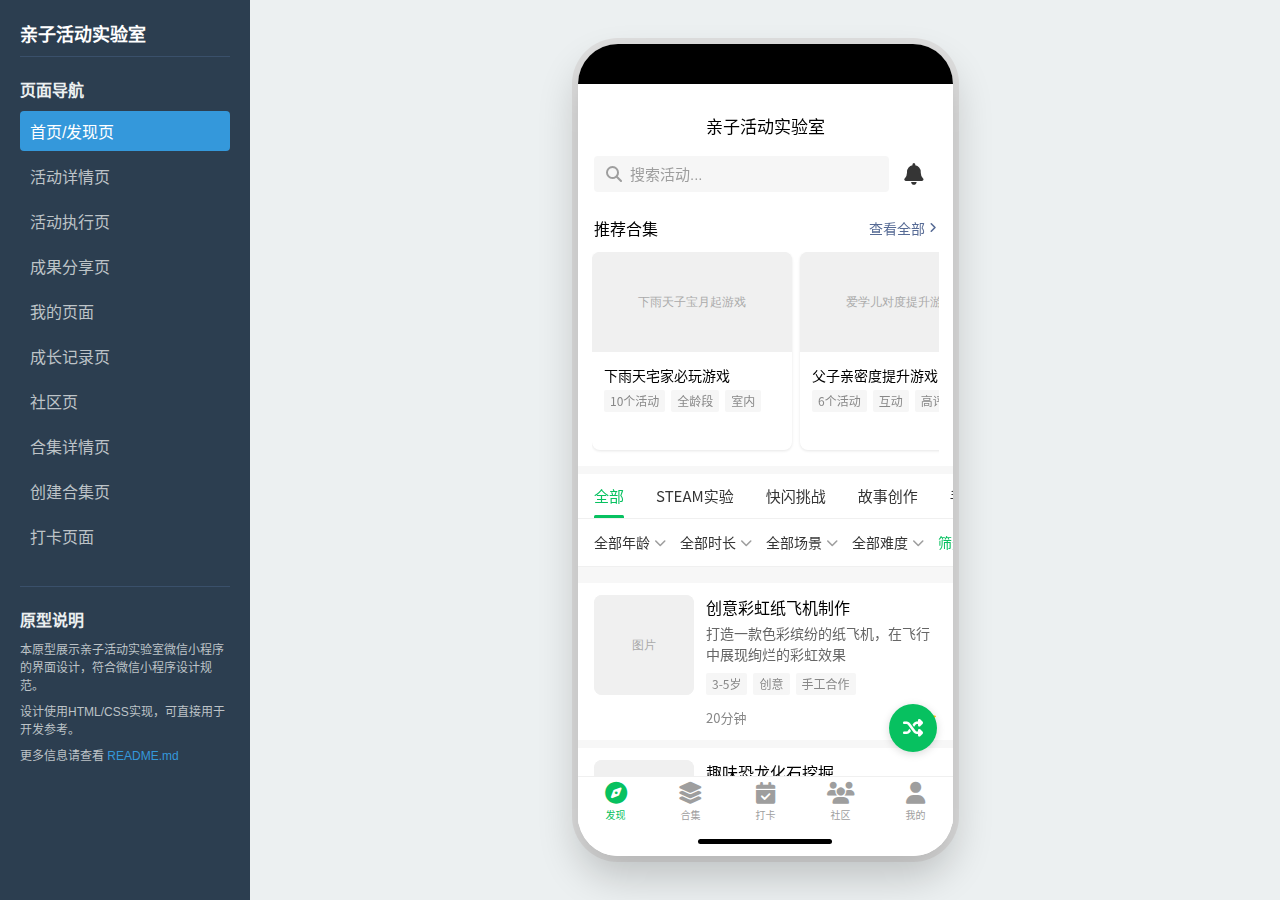
<file: prototype/index.html>
<!DOCTYPE html>
<html lang="zh-CN">
<head>
    <meta charset="UTF-8">
    <meta name="viewport" content="width=device-width, initial-scale=1.0">
    <title>亲子活动实验室 - 原型设计</title>
    <link rel="stylesheet" href="https://cdnjs.cloudflare.com/ajax/libs/font-awesome/6.4.0/css/all.min.css">
    <link rel="stylesheet" href="styles.css">
</head>
<body>
    <div class="prototype-container">
        <div class="sidebar">
            <h2>亲子活动实验室</h2>
            <div class="pages-nav">
                <h3>页面导航</h3>
                <ul>
                    <li><a href="#home" class="active">首页/发现页</a></li>
                    <li><a href="#activity-detail">活动详情页</a></li>
                    <li><a href="#activity-play">活动执行页</a></li>
                    <li><a href="#share-result">成果分享页</a></li>
                    <li><a href="#my-profile">我的页面</a></li>
                    <li><a href="#growth-record">成长记录页</a></li>
                    <li><a href="#community">社区页</a></li>
                    <li><a href="#collection-detail">合集详情页</a></li>
                    <li><a href="#create-collection">创建合集页</a></li>
                    <li><a href="#check-in">打卡页面</a></li>
                </ul>
            </div>
            <div class="prototype-info">
                <h3>原型说明</h3>
                <p>本原型展示亲子活动实验室微信小程序的界面设计，符合微信小程序设计规范。</p>
                <p>设计使用HTML/CSS实现，可直接用于开发参考。</p>
                <p>更多信息请查看 <a href="README.md" target="_blank">README.md</a></p>
            </div>
        </div>
        <div class="content">
            <div class="phone-frame">
                <div class="phone-header">
                    <div class="phone-notch"></div>
                </div>
                <iframe id="prototype-frame" src="pages/home.html"></iframe>
                <div class="phone-footer">
                    <div class="home-indicator"></div>
                </div>
            </div>
        </div>
    </div>
    <script src="script.js"></script>
</body>
</html>
</file>
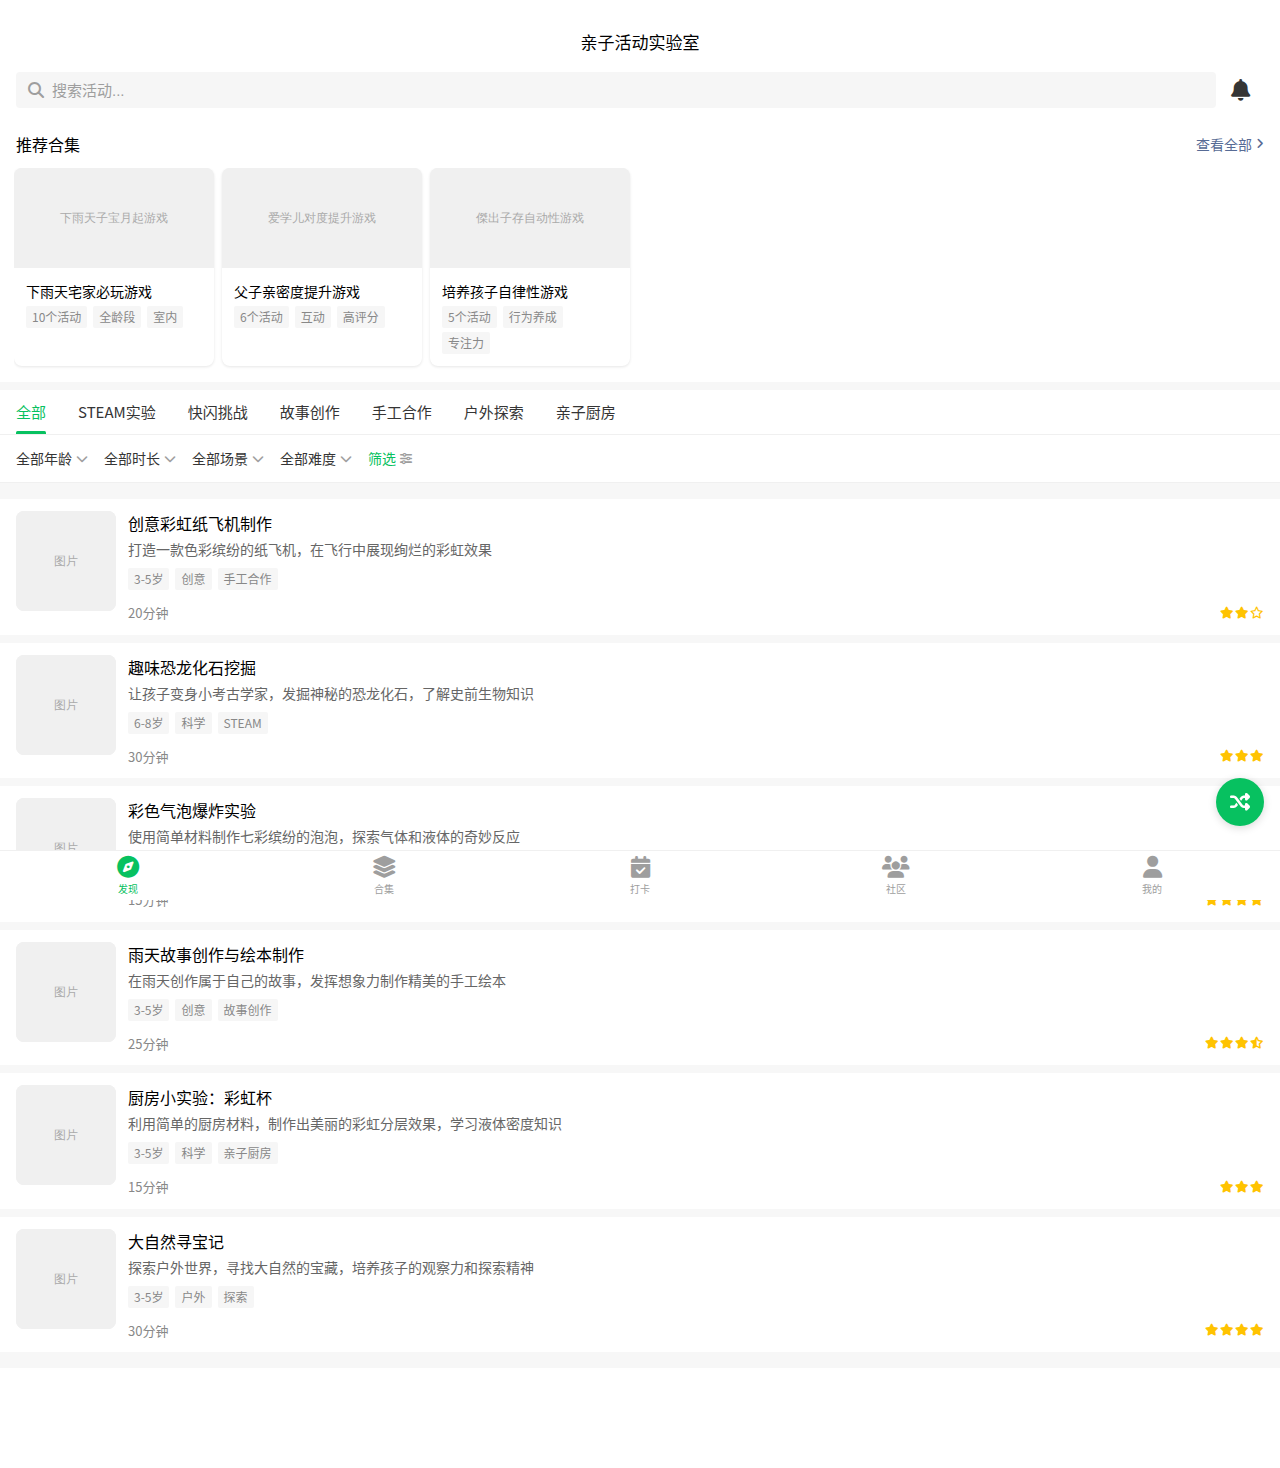
<file: prototype/pages/home.html>
<!DOCTYPE html>
<html lang="zh-CN">
<head>
    <meta charset="UTF-8">
    <meta name="viewport" content="width=device-width, initial-scale=1.0">
    <title>亲子活动实验室 - 首页</title>
    <link rel="stylesheet" href="https://cdnjs.cloudflare.com/ajax/libs/font-awesome/6.4.0/css/all.min.css">
    <link rel="stylesheet" href="../css/common.css">
    <style>
        /* 首页特定样式 */
        /* 微信小程序标准导航栏 */
        .wx-status-bar {
            height: 20px; /* 状态栏高度 */
            background-color: #fff;
        }
        
        .wx-nav {
            height: 44px; /* 微信小程序标准导航栏高度 */
            width: 100%;
            position: relative;
            text-align: center;
            background-color: #fff;
            display: flex;
            align-items: center;
            justify-content: center;
        }
        
        .wx-nav-title {
            font-size: 17px; /* 微信小程序标准标题大小 */
            font-weight: 500;
            color: #000;
            max-width: 220px; /* 微信小程序规范中心标题最大宽度 */
            overflow: hidden;
            text-overflow: ellipsis;
            white-space: nowrap;
        }

        /* 搜索区域 */
        .search-area {
            padding: 8px 16px; /* 微信小程序标准水平内边距为16px */
            background-color: #fff;
            display: flex;
            align-items: center;
        }
        
        .search-bar {
            flex: 1;
            height: 36px; /* 微信小程序标准搜索框高度 */
            background-color: #F6F6F6; /* 微信小程序标准搜索框背景色 */
            border-radius: 4px; /* 微信小程序标准圆角 */
            display: flex;
            align-items: center;
            padding: 0 12px;
        }
        
        .search-icon {
            color: #9E9E9E; /* 微信小程序标准图标颜色 */
            margin-right: 8px;
            font-size: 16px;
        }
        
        .search-input {
            border: none;
            background: transparent;
            font-size: 15px; /* 微信小程序标准输入文字大小 */
            color: #353535; /* 微信小程序标准文字颜色 */
            height: 36px;
            flex: 1;
        }
        
        .search-input::placeholder {
            color: #9E9E9E; /* 微信小程序标准占位符颜色 */
        }
        
        .notification-icon {
            width: 48px; /* 微信小程序标准图标按钮触控区域 */
            height: 36px;
            display: flex;
            align-items: center;
            justify-content: center;
            color: #353535; /* 微信小程序标准图标颜色 */
        }
        
        .notification-icon i {
            font-size: 22px; /* 微信小程序标准图标大小 */
        }

        /* 内容区域 */
        .content-area {
            background-color: #F7F7F7; /* 微信小程序标准背景色 */
        }
        
        .collection-section {
            padding: 16px 16px 8px; /* 微信小程序标准内边距 */
            background-color: #fff;
            margin-bottom: 8px; /* 微信小程序标准分区间距 */
        }
        
        .section-header {
            display: flex;
            justify-content: space-between;
            align-items: center;
            margin-bottom: 12px;
        }
        
        .section-title {
            font-size: 16px; /* 微信小程序标准标题大小 */
            font-weight: 500;
            color: #000;
        }
        
        .section-more {
            font-size: 14px; /* 微信小程序标准次要文字大小 */
            color: #576B95; /* 微信小程序标准链接颜色 */
            display: flex;
            align-items: center;
        }
        
        .section-more i {
            margin-left: 4px;
            font-size: 12px;
        }
        
        .collection-scroll {
            display: flex;
            overflow-x: auto;
            -webkit-overflow-scrolling: touch;
            padding-bottom: 8px;
            margin: 0 -2px;
        }
        
        .collection-card {
            flex: 0 0 auto;
            width: 200px;
            margin-right: 8px; /* 微信小程序标准卡片间距 */
            border-radius: 8px; /* 微信小程序标准卡片圆角 */
            overflow: hidden;
            background-color: white;
            box-shadow: 0 1px 3px rgba(0, 0, 0, 0.1); /* 微信小程序标准阴影 */
            position: relative;
        }
        
        .collection-img {
            width: 100%;
            height: 100px;
            object-fit: cover;
            background-color: #f0f0f0;
        }
        
        .collection-info {
            padding: 8px 12px; /* 微信小程序标准内边距 */
        }
        
        .collection-name {
            font-size: 14px; /* 微信小程序标准文字大小 */
            font-weight: 500;
            color: #000;
            margin-bottom: 4px;
            overflow: hidden;
            text-overflow: ellipsis;
            display: -webkit-box;
            -webkit-line-clamp: 1;
            -webkit-box-orient: vertical;
        }
        
        .collection-tags {
            display: flex;
            font-size: 12px; /* 微信小程序标准辅助文字大小 */
            color: #888;
            flex-wrap: wrap;
        }
        
        .collection-tag {
            background-color: #F6F6F6; /* 微信小程序标准背景色 */
            padding: 2px 6px;
            border-radius: 2px; /* 微信小程序标准小圆角 */
            margin-right: 6px;
            margin-bottom: 4px;
            white-space: nowrap;
        }
        
        /* 分类导航 */
        .category-section {
            background-color: #fff;
            margin-bottom: 8px;
        }
        
        .filter-scroll {
            display: flex;
            overflow-x: auto;
            padding: 0;
            -webkit-overflow-scrolling: touch;
            background-color: white;
            border-bottom: 1px solid #F0F0F0;
        }
        
        .filter-tab {
            padding: 0 16px;
            height: 44px;
            font-size: 15px;
            color: #353535;
            position: relative;
            white-space: nowrap;
            display: flex;
            align-items: center;
        }
        
        .filter-tab.active {
            color: #07C160;
            font-weight: 500;
        }
        
        .filter-tab.active:after {
            content: '';
            position: absolute;
            bottom: 0;
            left: 16px;
            right: 16px;
            height: 3px;
            background-color: #07C160;
            border-radius: 1.5px 1.5px 0 0;
        }
        
        /* 筛选区域 - 单行下拉形式 */
        .filter-options {
            padding: 0 16px;
            display: flex;
            align-items: center;
            background-color: white;
            height: 48px;
            border-bottom: 1px solid #F0F0F0;
            overflow-x: auto;
        }
        
        .filter-option {
            height: 32px;
            min-width: 70px;
            margin-right: 16px;
            display: flex;
            align-items: center;
            white-space: nowrap;
            font-size: 14px;
            color: #353535;
        }
        
        .filter-option i {
            margin-left: 4px;
            font-size: 12px;
            color: #9E9E9E;
        }
        
        .filter-option.active {
            color: #07C160;
        }
        
        /* 活动列表 - 左图右文列表形式 */
        .activity-list {
            background-color: #F7F7F7;
            padding: 8px 0;
        }
        
        .activity-item {
            display: flex;
            background-color: white;
            margin-bottom: 8px;
            padding: 12px 16px;
        }
        
        .activity-left {
            width: 100px;
            height: 100px;
            border-radius: 8px;
            overflow: hidden;
            flex-shrink: 0;
            margin-right: 12px;
        }
        
        .activity-img {
            width: 100%;
            height: 100%;
            object-fit: cover;
            background-color: #f0f0f0;
        }
        
        .activity-right {
            flex: 1;
            display: flex;
            flex-direction: column;
            justify-content: space-between;
            min-width: 0;
        }
        
        .activity-name {
            font-size: 16px;
            font-weight: 500;
            color: #000;
            margin-bottom: 4px;
            overflow: hidden;
            text-overflow: ellipsis;
            display: -webkit-box;
            -webkit-line-clamp: 1;
            -webkit-box-orient: vertical;
        }
        
        .activity-desc {
            font-size: 14px;
            color: #666;
            margin-bottom: 8px;
            overflow: hidden;
            text-overflow: ellipsis;
            display: -webkit-box;
            -webkit-line-clamp: 2;
            -webkit-box-orient: vertical;
        }
        
        .activity-tags {
            display: flex;
            flex-wrap: wrap;
            margin-bottom: 8px;
        }
        
        .activity-tag {
            font-size: 12px;
            color: #888;
            background-color: #F6F6F6;
            padding: 2px 6px;
            border-radius: 2px;
            margin-right: 6px;
            margin-bottom: 5px;
        }
        
        .activity-meta {
            display: flex;
            justify-content: space-between;
            align-items: center;
        }
        
        .activity-time {
            font-size: 13px;
            color: #888;
        }
        
        .activity-rating {
            display: flex;
            color: #FFC300;
        }
        
        .activity-rating i {
            font-size: 12px;
            margin-left: 1px;
        }
        
        /* 随机按钮 - 右下角悬浮 */
        .random-activity {
            position: fixed;
            bottom: 74px; /* 微信小程序标准浮动按钮位置(底部导航栏上方) */
            right: 16px; /* 微信小程序标准水平边距 */
            width: 48px; /* 微信小程序标准浮动按钮大小 */
            height: 48px; /* 微信小程序标准浮动按钮大小 */
            border-radius: 24px; /* 圆形按钮 */
            background-color: #07C160; /* 微信小程序标准绿色 */
            color: white;
            display: flex;
            align-items: center;
            justify-content: center;
            box-shadow: 0 2px 8px rgba(0, 0, 0, 0.15); /* 微信小程序标准阴影 */
            z-index: 10;
        }
        
        .random-activity i {
            font-size: 20px; /* 微信小程序标准图标大小 */
        }
        
        /* 底部导航栏 */
        .tabbar {
            height: 50px; /* 微信小程序标准底部导航高度 */
            border-top: 1px solid #F0F0F0; /* 微信小程序标准分隔线 */
            box-shadow: none; /* 微信小程序标准没有阴影 */
        }
        
        .tab-item {
            color: #9E9E9E; /* 微信小程序标准未选中颜色 */
        }
        
        .tab-item.active {
            color: #07C160; /* 微信小程序标准绿色 */
        }
        
        .tab-icon {
            font-size: 22px; /* 微信小程序标准图标大小 */
            margin-bottom: 3px;
        }
    </style>
</head>
<body>
    <div class="container">
        <div class="page">
            <!-- 微信小程序状态栏 -->
            <div class="wx-status-bar"></div>
            
            <!-- 微信小程序标准导航栏 -->
            <div class="wx-nav">
                <div class="wx-nav-title">亲子活动实验室</div>
            </div>
            
            <!-- 搜索区域 -->
            <div class="search-area">
                <div class="search-bar">
                    <i class="fas fa-search search-icon"></i>
                    <input type="text" class="search-input" placeholder="搜索活动...">
                </div>
                <div class="notification-icon">
                    <i class="fas fa-bell"></i>
                </div>
            </div>
            
            <!-- 内容区域 -->
            <div class="content-area">
                <!-- 推荐合集 -->
                <div class="collection-section">
                    <div class="section-header">
                        <div class="section-title">推荐合集</div>
                        <div class="section-more">
                            <span>查看全部</span>
                            <i class="fas fa-angle-right"></i>
                        </div>
                    </div>
                    
                    <div class="collection-scroll">
                        <div class="collection-card">
                            <img src="[data-uri]" class="collection-img" alt="下雨天活动">
                            <div class="collection-info">
                                <div class="collection-name">下雨天宅家必玩游戏</div>
                                <div class="collection-tags">
                                    <div class="collection-tag">10个活动</div>
                                    <div class="collection-tag">全龄段</div>
                                    <div class="collection-tag">室内</div>
                                </div>
                            </div>
                        </div>
                        
                        <div class="collection-card">
                            <img src="[data-uri]" class="collection-img" alt="父子亲密度">
                            <div class="collection-info">
                                <div class="collection-name">父子亲密度提升游戏</div>
                                <div class="collection-tags">
                                    <div class="collection-tag">6个活动</div>
                                    <div class="collection-tag">互动</div>
                                    <div class="collection-tag">高评分</div>
                                </div>
                            </div>
                        </div>
                        
                        <div class="collection-card">
                            <img src="[data-uri]" class="collection-img" alt="培养自律">
                            <div class="collection-info">
                                <div class="collection-name">培养孩子自律性游戏</div>
                                <div class="collection-tags">
                                    <div class="collection-tag">5个活动</div>
                                    <div class="collection-tag">行为养成</div>
                                    <div class="collection-tag">专注力</div>
                                </div>
                            </div>
                        </div>
                    </div>
                </div>
                
                <!-- 活动分类导航 -->
                <div class="category-section">
                    <div class="filter-scroll">
                        <div class="filter-tab active">全部</div>
                        <div class="filter-tab">STEAM实验</div>
                        <div class="filter-tab">快闪挑战</div>
                        <div class="filter-tab">故事创作</div>
                        <div class="filter-tab">手工合作</div>
                        <div class="filter-tab">户外探索</div>
                        <div class="filter-tab">亲子厨房</div>
                    </div>
                    
                    <!-- 筛选选项 -->
                    <div class="filter-options">
                        <div class="filter-option">
                            <span>全部年龄</span>
                            <i class="fas fa-chevron-down"></i>
                        </div>
                        <div class="filter-option">
                            <span>全部时长</span>
                            <i class="fas fa-chevron-down"></i>
                        </div>
                        <div class="filter-option">
                            <span>全部场景</span>
                            <i class="fas fa-chevron-down"></i>
                        </div>
                        <div class="filter-option">
                            <span>全部难度</span>
                            <i class="fas fa-chevron-down"></i>
                        </div>
                        <div class="filter-option active">
                            <span>筛选</span>
                            <i class="fas fa-sliders-h"></i>
                        </div>
                    </div>
                </div>
                
                <!-- 活动列表 -->
                <div class="activity-list">
                    <!-- 活动1 -->
                    <div class="activity-item">
                        <div class="activity-left">
                            <img src="[data-uri]" class="activity-img" alt="创意彩虹纸飞机制作">
                        </div>
                        <div class="activity-right">
                            <div class="activity-name">创意彩虹纸飞机制作</div>
                            <div class="activity-desc">打造一款色彩缤纷的纸飞机，在飞行中展现绚烂的彩虹效果</div>
                            <div class="activity-tags">
                                <div class="activity-tag">3-5岁</div>
                                <div class="activity-tag">创意</div>
                                <div class="activity-tag">手工合作</div>
                            </div>
                            <div class="activity-meta">
                                <div class="activity-time">20分钟</div>
                                <div class="activity-rating">
                                    <i class="fas fa-star"></i>
                                    <i class="fas fa-star"></i>
                                    <i class="far fa-star"></i>
                                </div>
                            </div>
                        </div>
                    </div>
                    
                    <!-- 活动2 -->
                    <div class="activity-item">
                        <div class="activity-left">
                            <img src="[data-uri]" class="activity-img" alt="趣味恐龙化石挖掘">
                        </div>
                        <div class="activity-right">
                            <div class="activity-name">趣味恐龙化石挖掘</div>
                            <div class="activity-desc">让孩子变身小考古学家，发掘神秘的恐龙化石，了解史前生物知识</div>
                            <div class="activity-tags">
                                <div class="activity-tag">6-8岁</div>
                                <div class="activity-tag">科学</div>
                                <div class="activity-tag">STEAM</div>
                            </div>
                            <div class="activity-meta">
                                <div class="activity-time">30分钟</div>
                                <div class="activity-rating">
                                    <i class="fas fa-star"></i>
                                    <i class="fas fa-star"></i>
                                    <i class="fas fa-star"></i>
                                </div>
                            </div>
                        </div>
                    </div>
                    
                    <!-- 活动3 -->
                    <div class="activity-item">
                        <div class="activity-left">
                            <img src="[data-uri]" class="activity-img" alt="彩色气泡爆炸实验">
                        </div>
                        <div class="activity-right">
                            <div class="activity-name">彩色气泡爆炸实验</div>
                            <div class="activity-desc">使用简单材料制作七彩缤纷的泡泡，探索气体和液体的奇妙反应</div>
                            <div class="activity-tags">
                                <div class="activity-tag">3-5岁</div>
                                <div class="activity-tag">科学</div>
                                <div class="activity-tag">STEAM</div>
                            </div>
                            <div class="activity-meta">
                                <div class="activity-time">15分钟</div>
                                <div class="activity-rating">
                                    <i class="fas fa-star"></i>
                                    <i class="fas fa-star"></i>
                                    <i class="fas fa-star"></i>
                                    <i class="fas fa-star"></i>
                                </div>
                            </div>
                        </div>
                    </div>
                    
                    <!-- 活动4 -->
                    <div class="activity-item">
                        <div class="activity-left">
                            <img src="[data-uri]" class="activity-img" alt="雨天故事创作">
                        </div>
                        <div class="activity-right">
                            <div class="activity-name">雨天故事创作与绘本制作</div>
                            <div class="activity-desc">在雨天创作属于自己的故事，发挥想象力制作精美的手工绘本</div>
                            <div class="activity-tags">
                                <div class="activity-tag">3-5岁</div>
                                <div class="activity-tag">创意</div>
                                <div class="activity-tag">故事创作</div>
                            </div>
                            <div class="activity-meta">
                                <div class="activity-time">25分钟</div>
                                <div class="activity-rating">
                                    <i class="fas fa-star"></i>
                                    <i class="fas fa-star"></i>
                                    <i class="fas fa-star"></i>
                                    <i class="fas fa-star-half-alt"></i>
                                </div>
                            </div>
                        </div>
                    </div>
                    
                    <!-- 活动5 -->
                    <div class="activity-item">
                        <div class="activity-left">
                            <img src="[data-uri]" class="activity-img" alt="厨房小实验">
                        </div>
                        <div class="activity-right">
                            <div class="activity-name">厨房小实验：彩虹杯</div>
                            <div class="activity-desc">利用简单的厨房材料，制作出美丽的彩虹分层效果，学习液体密度知识</div>
                            <div class="activity-tags">
                                <div class="activity-tag">3-5岁</div>
                                <div class="activity-tag">科学</div>
                                <div class="activity-tag">亲子厨房</div>
                            </div>
                            <div class="activity-meta">
                                <div class="activity-time">15分钟</div>
                                <div class="activity-rating">
                                    <i class="fas fa-star"></i>
                                    <i class="fas fa-star"></i>
                                    <i class="fas fa-star"></i>
                                </div>
                            </div>
                        </div>
                    </div>
                    
                    <!-- 活动6 -->
                    <div class="activity-item">
                        <div class="activity-left">
                            <img src="[data-uri]" class="activity-img" alt="大自然寻宝记">
                        </div>
                        <div class="activity-right">
                            <div class="activity-name">大自然寻宝记</div>
                            <div class="activity-desc">探索户外世界，寻找大自然的宝藏，培养孩子的观察力和探索精神</div>
                            <div class="activity-tags">
                                <div class="activity-tag">3-5岁</div>
                                <div class="activity-tag">户外</div>
                                <div class="activity-tag">探索</div>
                            </div>
                            <div class="activity-meta">
                                <div class="activity-time">30分钟</div>
                                <div class="activity-rating">
                                    <i class="fas fa-star"></i>
                                    <i class="fas fa-star"></i>
                                    <i class="fas fa-star"></i>
                                    <i class="fas fa-star"></i>
                                </div>
                            </div>
                        </div>
                    </div>
                </div>
            </div>
            
            <!-- 随机活动按钮 - 右下角悬浮 -->
            <div class="random-activity">
                <i class="fas fa-random"></i>
            </div>
            
            <!-- 底部导航 -->
            <div class="tabbar">
                <div class="tab-item active">
                    <i class="fas fa-compass tab-icon"></i>
                    <span>发现</span>
                </div>
                <div class="tab-item">
                    <i class="fas fa-layer-group tab-icon"></i>
                    <span>合集</span>
                </div>
                <div class="tab-item">
                    <i class="fas fa-calendar-check tab-icon"></i>
                    <span>打卡</span>
                </div>
                <div class="tab-item">
                    <i class="fas fa-users tab-icon"></i>
                    <span>社区</span>
                </div>
                <div class="tab-item">
                    <i class="fas fa-user tab-icon"></i>
                    <span>我的</span>
                </div>
            </div>
        </div>
    </div>
</body>
</html>
</file>
<file: prototype/styles.css>
/* 全局样式 */
* {
    margin: 0;
    padding: 0;
    box-sizing: border-box;
    font-family: -apple-system, BlinkMacSystemFont, 'Segoe UI', 'PingFang SC', 'Hiragino Sans GB', 'Microsoft YaHei', 'Helvetica Neue', Helvetica, Arial, sans-serif;
}

body {
    background-color: #f6f6f6;
}

/* 原型容器 */
.prototype-container {
    display: flex;
    height: 100vh;
}

/* 侧边导航 */
.sidebar {
    width: 250px;
    background-color: #2c3e50;
    color: #fff;
    padding: 20px;
    overflow-y: auto;
    height: 100vh;
}

.sidebar h2 {
    font-size: 18px;
    margin-bottom: 20px;
    padding-bottom: 10px;
    border-bottom: 1px solid #3a506b;
}

.pages-nav h3 {
    font-size: 16px;
    margin-bottom: 10px;
    color: #ecf0f1;
}

.pages-nav ul {
    list-style: none;
}

.pages-nav li {
    margin-bottom: 5px;
}

.pages-nav a {
    display: block;
    padding: 8px 10px;
    color: #bdc3c7;
    text-decoration: none;
    border-radius: 4px;
    transition: all 0.2s ease;
}

.pages-nav a:hover {
    background-color: rgba(255, 255, 255, 0.1);
    color: #fff;
}

.pages-nav a.active {
    background-color: #3498db;
    color: #fff;
}

/* 原型信息区域 */
.prototype-info {
    margin-top: 30px;
    padding-top: 20px;
    border-top: 1px solid #3a506b;
}

.prototype-info h3 {
    font-size: 16px;
    margin-bottom: 10px;
    color: #ecf0f1;
}

.prototype-info p {
    font-size: 12px;
    margin-bottom: 8px;
    line-height: 1.5;
    color: #bdc3c7;
}

.prototype-info a {
    color: #3498db;
    text-decoration: none;
}

.prototype-info a:hover {
    text-decoration: underline;
}

/* 内容区域 */
.content {
    flex: 1;
    display: flex;
    align-items: center;
    justify-content: center;
    padding: 20px;
    background-color: #ecf0f1;
}

/* 手机框架 */
.phone-frame {
    width: 375px;
    height: 812px;
    background-color: #fff;
    border-radius: 40px;
    overflow: hidden;
    box-shadow: 0 20px 40px rgba(0, 0, 0, 0.2), 0 0 0 6px #e0e0e0;
    position: relative;
    display: flex;
    flex-direction: column;
}

.phone-header {
    height: 40px;
    background-color: #000;
    position: relative;
}

.phone-notch {
    position: absolute;
    top: 0;
    left: 50%;
    transform: translateX(-50%);
    width: 150px;
    height: 24px;
    background-color: #000;
    border-bottom-left-radius: 18px;
    border-bottom-right-radius: 18px;
}

.phone-footer {
    height: 30px;
    background-color: #fff;
    display: flex;
    align-items: center;
    justify-content: center;
}

.home-indicator {
    width: 134px;
    height: 5px;
    background-color: #000;
    border-radius: 3px;
}

#prototype-frame {
    flex: 1;
    width: 100%;
    border: none;
    background-color: #fff;
}

/* 响应式设计 */
@media (max-width: 1024px) {
    .prototype-container {
        flex-direction: column;
        height: auto;
    }
    
    .sidebar {
        width: 100%;
        height: auto;
        max-height: 300px;
    }
    
    .content {
        padding: 20px;
        height: calc(100vh - 300px);
    }
    
    .phone-frame {
        max-height: 100%;
        width: auto;
        height: 100%;
    }
}
</file>
<file: prototype/css/common.css>
/* 微信小程序通用样式 */

/* 颜色变量 */
:root {
    /* 主色调 */
    --primary-color: #07C160; /* 微信小程序标准绿色 */
    --primary-light: #39CD80;
    --primary-dark: #06AD56;
    
    /* 辅助色 */
    --secondary-color: #ff9500; /* 温暖的橙色 */
    --secondary-light: #ffb74d;
    --secondary-dark: #f57c00;
    
    /* 中性色 */
    --gray-1: #F7F7F7;
    --gray-2: #EEEEEE;
    --gray-3: #DDDDDD;
    --gray-4: #CCCCCC;
    --gray-5: #999999;
    --gray-6: #666666;
    --gray-7: #333333;
    
    /* 功能色 */
    --success: #4cd964;
    --warning: #ffcc00;
    --error: #ff3b30;
    
    /* 文字颜色 */
    --text-primary: #000000;
    --text-secondary: #353535;
    --text-tertiary: #888888;
    --text-white: #ffffff;
    
    /* 背景色 */
    --bg-white: #ffffff;
    --bg-gray: #f6f6f6;
    
    /* 边框颜色 */
    --border-color: #EEEEEE;
    
    /* 间距 */
    --space-xs: 4px;
    --space-sm: 8px;
    --space-md: 12px;
    --space-lg: 16px;
    --space-xl: 20px;
    
    /* 圆角 */
    --radius-sm: 4px;
    --radius-md: 8px;
    --radius-lg: 12px;
}

/* 基础样式 */
* {
    margin: 0;
    padding: 0;
    box-sizing: border-box;
    -webkit-tap-highlight-color: transparent;
}

body {
    font-family: -apple-system, BlinkMacSystemFont, "Helvetica Neue", "PingFang SC", "Microsoft YaHei", "Source Han Sans SC", "Noto Sans CJK SC", "WenQuanYi Micro Hei", sans-serif;
    font-size: 14px;
    color: var(--text-primary);
    background-color: var(--gray-1);
    line-height: 1.5;
    -webkit-font-smoothing: antialiased;
}

/* 布局类 */
.container {
    position: relative;
    width: 100%;
    height: 100%;
    overflow-x: hidden;
    overflow-y: auto;
    background-color: var(--bg-white);
}

.page {
    min-height: 100%;
    box-sizing: border-box;
    padding-bottom: 100px; /* 为底部导航留出空间 */
}

.page-with-padding {
    padding: 15px;
}

/* 导航栏 */
.navbar {
    position: relative;
    display: flex;
    align-items: center;
    height: 44px;
    background-color: var(--bg-white);
    border-bottom: 1px solid var(--border-color);
    padding: 0 15px;
}

.navbar-title {
    position: absolute;
    left: 50%;
    transform: translateX(-50%);
    font-size: 17px;
    font-weight: 500;
    color: var(--text-primary);
}

.navbar-back {
    font-size: 18px;
    color: var(--primary-color);
}

.navbar-action {
    position: absolute;
    right: 15px;
    font-size: 16px;
    color: var(--primary-color);
}

/* 底部标签栏 */
.tabbar {
    position: fixed;
    bottom: 0;
    left: 0;
    right: 0;
    height: 50px;
    display: flex;
    background-color: var(--bg-white);
    border-top: 1px solid var(--border-color);
}

.tab-item {
    flex: 1;
    display: flex;
    flex-direction: column;
    align-items: center;
    justify-content: center;
    color: var(--text-tertiary);
    font-size: 10px;
}

.tab-item.active {
    color: var(--primary-color);
}

.tab-icon {
    font-size: 22px;
    margin-bottom: 2px;
}

/* 按钮样式 */
.btn {
    display: inline-block;
    border: 1px solid transparent;
    padding: 8px 16px;
    border-radius: 4px;
    font-size: 16px;
    text-align: center;
    cursor: pointer;
    transition: all 0.3s;
}

.btn-primary {
    background-color: var(--primary-color);
    color: white;
}

.btn-secondary {
    background-color: var(--secondary-color);
    color: white;
}

.btn-outline {
    border-color: var(--primary-color);
    color: var(--primary-color);
    background-color: transparent;
}

.btn-lg {
    width: 100%;
    padding: 12px 0;
    font-size: 18px;
}

.btn-sm {
    padding: 4px 12px;
    font-size: 14px;
}

/* 卡片样式 */
.card {
    background-color: var(--bg-white);
    border-radius: 8px;
    box-shadow: 0 2px 8px rgba(0, 0, 0, 0.1);
    overflow: hidden;
    margin-bottom: 15px;
}

.card-img {
    width: 100%;
    height: 150px;
    object-fit: cover;
}

.card-content {
    padding: 12px;
}

.card-title {
    font-size: 16px;
    font-weight: 500;
    color: var(--text-primary);
    margin-bottom: 6px;
}

.card-desc {
    font-size: 14px;
    color: var(--text-secondary);
    margin-bottom: 8px;
}

/* 标签样式 */
.tags {
    display: flex;
    flex-wrap: wrap;
    margin-bottom: 8px;
}

.tag {
    font-size: 12px;
    color: var(--text-tertiary);
    background-color: var(--gray-2);
    padding: 2px 8px;
    border-radius: 100px;
    margin-right: 6px;
    margin-bottom: 6px;
}

/* 图标样式 */
.icon {
    font-size: 16px;
}

.icon-sm {
    font-size: 14px;
}

.icon-lg {
    font-size: 20px;
}

/* 输入框 */
.input-group {
    margin-bottom: 15px;
}

.input-label {
    font-size: 14px;
    color: var(--text-secondary);
    margin-bottom: 6px;
}

.input {
    width: 100%;
    height: 44px;
    border: 1px solid var(--gray-3);
    border-radius: 4px;
    padding: 0 12px;
    font-size: 16px;
    background-color: var(--bg-white);
}

.textarea {
    width: 100%;
    min-height: 100px;
    border: 1px solid var(--gray-3);
    border-radius: 4px;
    padding: 8px 12px;
    font-size: 16px;
    resize: none;
}

/* 横向滚动 */
.scroll-x {
    display: flex;
    overflow-x: auto;
    white-space: nowrap;
    -webkit-overflow-scrolling: touch;
    padding: 15px 0;
}

.scroll-item {
    flex-shrink: 0;
    margin-right: 15px;
}

.scroll-item:last-child {
    margin-right: 0;
}

/* 辅助类 */
.text-center {
    text-align: center;
}

.text-right {
    text-align: right;
}

.flex {
    display: flex;
}

.flex-column {
    flex-direction: column;
}

.justify-between {
    justify-content: space-between;
}

.justify-center {
    justify-content: center;
}

.align-center {
    align-items: center;
}

.mt-5 {
    margin-top: 5px;
}

.mt-10 {
    margin-top: 10px;
}

.mt-15 {
    margin-top: 15px;
}

.mt-20 {
    margin-top: 20px;
}

.mb-5 {
    margin-bottom: 5px;
}

.mb-10 {
    margin-bottom: 10px;
}

.mb-15 {
    margin-bottom: 15px;
}

.mb-20 {
    margin-bottom: 20px;
}

/* 微信小程序规范导航栏 */
.wxapp-navbar {
    height: 44px;
    display: flex;
    align-items: center;
    justify-content: center;
    position: relative;
    background-color: white;
}

.navbar-title {
    font-size: 16px;
    font-weight: 500;
    color: var(--text-primary);
}

.navbar-back {
    position: absolute;
    left: 15px;
    top: 50%;
    transform: translateY(-50%);
    width: 24px;
    height: 24px;
    display: flex;
    align-items: center;
    justify-content: center;
}

.navbar-action {
    position: absolute;
    right: 15px;
    top: 50%;
    transform: translateY(-50%);
    font-size: 14px;
    color: var(--primary-color);
}
</file>
